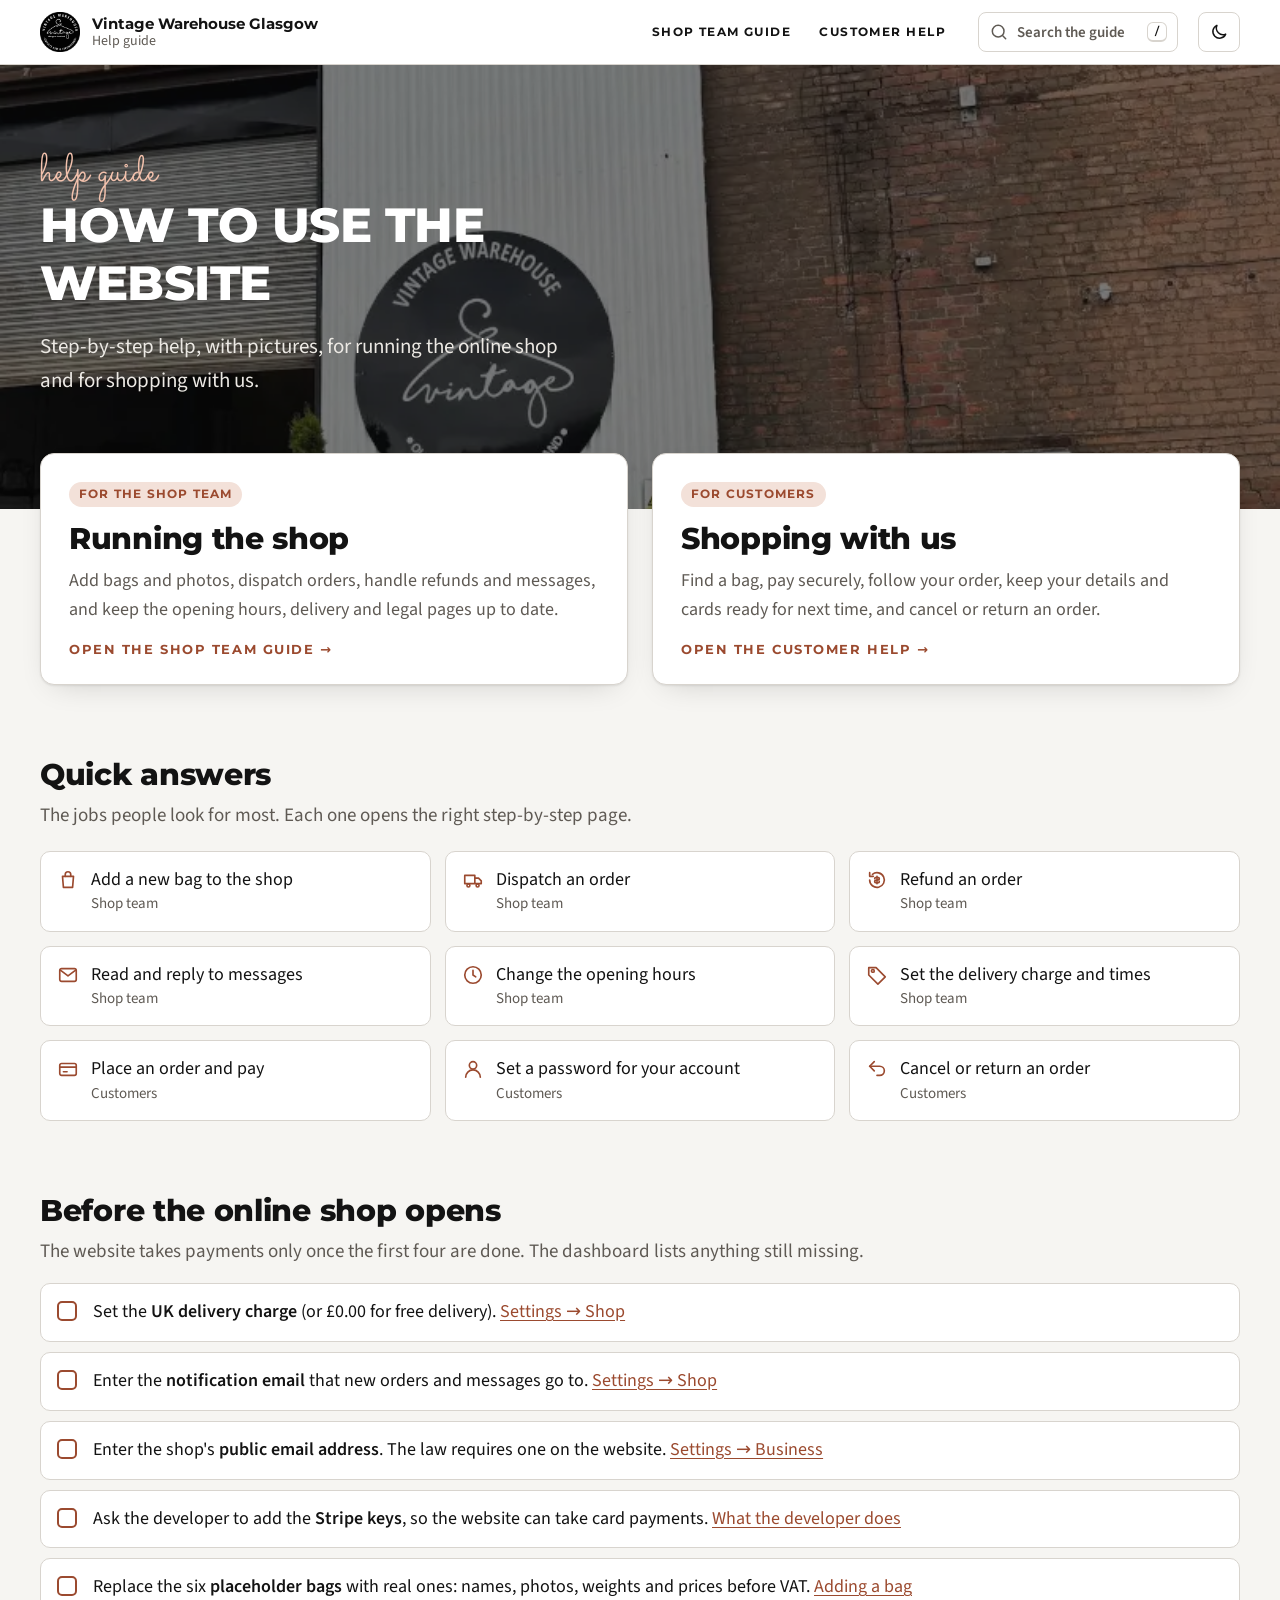
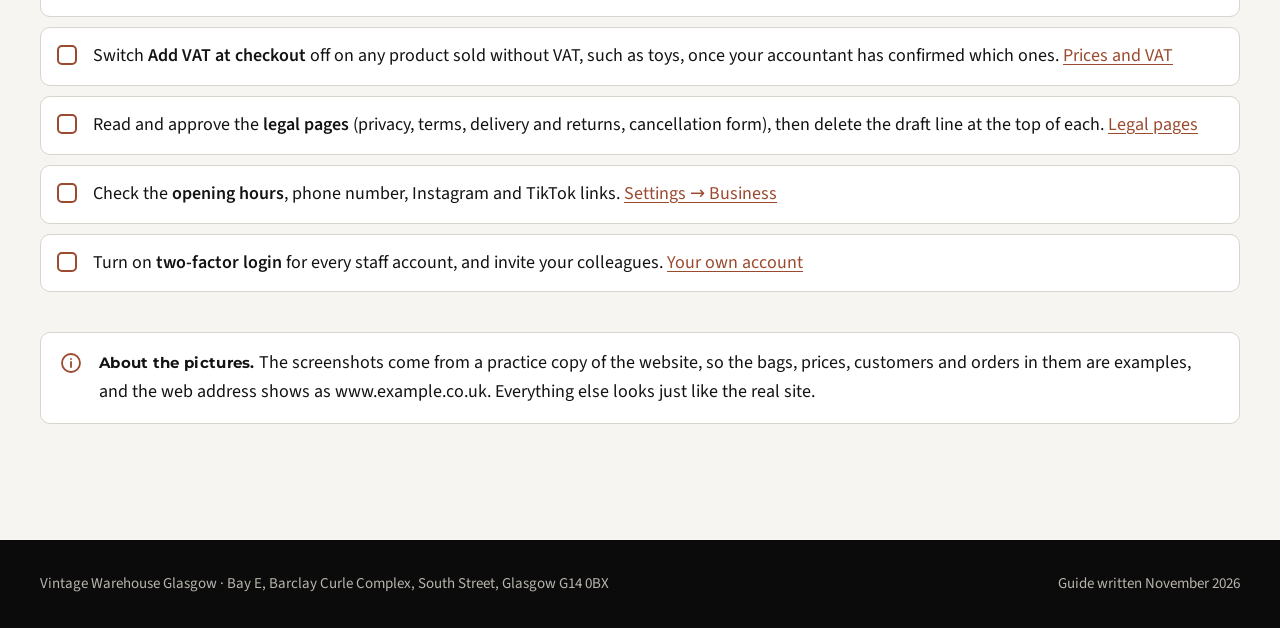
<file: index.html>
<!doctype html>
<html lang="en-GB">
<head>
<meta charset="utf-8">
<meta name="viewport" content="width=device-width, initial-scale=1">
<title>Help guide | Vintage Warehouse Glasgow</title>
<meta name="description" content="How to run the Vintage Warehouse Glasgow online shop, and how customers order, pay and manage their account.">
<meta name="robots" content="noindex">
<meta name="color-scheme" content="light dark">
<link rel="icon" href="assets/icon-192.png" type="image/png">
<link rel="apple-touch-icon" href="assets/icon-180.png">
<script>try { const theme = localStorage.getItem('vwg-guide-theme'); if (theme) document.documentElement.dataset.theme = theme; } catch (error) {}</script>
<link rel="stylesheet" href="assets/guide.css">
<script src="assets/guide.js" defer></script>
</head>
<body>
<a class="skip" href="#main">Skip to content</a>

<header class="site-header">
  <div class="site-header-inner">
    <a class="brand" href="index.html">
      <img class="brand-logo-light" src="assets/logo-black.png" alt="" width="40" height="40">
      <img class="brand-logo-dark" src="assets/logo-white.png" alt="" width="40" height="40">
      <span class="brand-name">Vintage Warehouse Glasgow <small>Help guide</small></span>
    </a>
    <nav class="top-nav" aria-label="Guides">
      <a href="admin.html">Shop team guide</a>
      <a href="customers.html">Customer help</a>
    </nav>
    <button class="icon-btn search-btn" type="button" data-search-open>
      <svg viewBox="0 0 24 24" fill="none" stroke="currentColor" stroke-width="1.8" stroke-linecap="round" aria-hidden="true"><circle cx="11" cy="11" r="7"/><path d="m20 20-3.5-3.5"/></svg>
      <span class="label">Search the guide</span><kbd>/</kbd>
    </button>
    <button class="icon-btn" type="button" data-theme-toggle aria-pressed="false" aria-label="Switch to dark mode">
      <svg class="i-moon" viewBox="0 0 24 24" fill="none" stroke="currentColor" stroke-width="1.8" stroke-linecap="round" stroke-linejoin="round" aria-hidden="true"><path d="M20 14.5A8 8 0 0 1 9.5 4a8 8 0 1 0 10.5 10.5z"/></svg>
      <svg class="i-sun" viewBox="0 0 24 24" fill="none" stroke="currentColor" stroke-width="1.8" stroke-linecap="round" aria-hidden="true"><circle cx="12" cy="12" r="4"/><path d="M12 2v2M12 20v2M4.9 4.9l1.4 1.4M17.7 17.7l1.4 1.4M2 12h2M20 12h2M4.9 19.1l1.4-1.4M17.7 6.3l1.4-1.4"/></svg>
    </button>
  </div>
</header>

<main id="main">
  <div class="hero">
    <img src="assets/warehouse-exterior-1600w.webp" alt="" width="1350" height="1800">
    <div class="wrap">
      <span class="script">help guide</span>
      <h1>How to use the website</h1>
      <p>Step-by-step help, with pictures, for running the online shop and for shopping with us.</p>
    </div>
  </div>

  <div class="wrap" style="padding-bottom: 96px">
    <div class="choices">
      <a class="choice" href="admin.html">
        <span class="badge">For the shop team</span>
        <h2>Running the shop</h2>
        <p>Add bags and photos, dispatch orders, handle refunds and messages, and keep the opening hours, delivery and legal pages up to date.</p>
        <span class="go">Open the shop team guide →</span>
      </a>
      <a class="choice" href="customers.html">
        <span class="badge">For customers</span>
        <h2>Shopping with us</h2>
        <p>Find a bag, pay securely, follow your order, keep your details and cards ready for next time, and cancel or return an order.</p>
        <span class="go">Open the customer help →</span>
      </a>
    </div>

    <h2 class="section-title">Quick answers</h2>
    <p class="summary">The jobs people look for most. Each one opens the right step-by-step page.</p>
    <div class="tasks">
      <a class="task" href="admin.html#add-a-bag"><svg viewBox="0 0 24 24" fill="none" stroke="currentColor" stroke-width="1.8" stroke-linecap="round" stroke-linejoin="round" aria-hidden="true"><path d="M6 8h12l-1 12H7L6 8z"/><path d="M9 8V6a3 3 0 0 1 6 0v2"/></svg><span>Add a new bag to the shop<small>Shop team</small></span></a>
      <a class="task" href="admin.html#dispatch"><svg viewBox="0 0 24 24" fill="none" stroke="currentColor" stroke-width="1.8" stroke-linecap="round" stroke-linejoin="round" aria-hidden="true"><path d="M3 7h11v9H3zM14 10h4l3 3v3h-7"/><circle cx="7" cy="18" r="1.6"/><circle cx="17" cy="18" r="1.6"/></svg><span>Dispatch an order<small>Shop team</small></span></a>
      <a class="task" href="admin.html#refunds"><svg viewBox="0 0 24 24" fill="none" stroke="currentColor" stroke-width="1.8" stroke-linecap="round" stroke-linejoin="round" aria-hidden="true"><path d="M4 12a8 8 0 1 0 3-6.2"/><path d="M4 4v4h4"/><path d="M12 8v8M9.5 10.5c0-1 1-1.5 2.5-1.5s2.5.6 2.5 1.6-1 1.4-2.5 1.4-2.5.5-2.5 1.5 1 1.5 2.5 1.5 2.5-.5 2.5-1.5"/></svg><span>Refund an order<small>Shop team</small></span></a>
      <a class="task" href="admin.html#messages"><svg viewBox="0 0 24 24" fill="none" stroke="currentColor" stroke-width="1.8" stroke-linecap="round" stroke-linejoin="round" aria-hidden="true"><rect x="3" y="5" width="18" height="14" rx="2"/><path d="m4 7 8 6 8-6"/></svg><span>Read and reply to messages<small>Shop team</small></span></a>
      <a class="task" href="admin.html#opening-hours"><svg viewBox="0 0 24 24" fill="none" stroke="currentColor" stroke-width="1.8" stroke-linecap="round" stroke-linejoin="round" aria-hidden="true"><circle cx="12" cy="12" r="9"/><path d="M12 7v5l3 2"/></svg><span>Change the opening hours<small>Shop team</small></span></a>
      <a class="task" href="admin.html#delivery"><svg viewBox="0 0 24 24" fill="none" stroke="currentColor" stroke-width="1.8" stroke-linecap="round" stroke-linejoin="round" aria-hidden="true"><path d="M3 12V4h8l10 10-8 8L3 12z"/><circle cx="7.5" cy="7.5" r="1.5"/></svg><span>Set the delivery charge and times<small>Shop team</small></span></a>
      <a class="task" href="customers.html#order"><svg viewBox="0 0 24 24" fill="none" stroke="currentColor" stroke-width="1.8" stroke-linecap="round" stroke-linejoin="round" aria-hidden="true"><rect x="3" y="6" width="18" height="13" rx="2"/><path d="M3 10h18M7 15h4"/></svg><span>Place an order and pay<small>Customers</small></span></a>
      <a class="task" href="customers.html#account"><svg viewBox="0 0 24 24" fill="none" stroke="currentColor" stroke-width="1.8" stroke-linecap="round" stroke-linejoin="round" aria-hidden="true"><circle cx="12" cy="8" r="4"/><path d="M4 21a8 8 0 0 1 16 0"/></svg><span>Set a password for your account<small>Customers</small></span></a>
      <a class="task" href="customers.html#returns"><svg viewBox="0 0 24 24" fill="none" stroke="currentColor" stroke-width="1.8" stroke-linecap="round" stroke-linejoin="round" aria-hidden="true"><path d="M9 14 4 9l5-5"/><path d="M4 9h11a5 5 0 0 1 0 10h-3"/></svg><span>Cancel or return an order<small>Customers</small></span></a>
    </div>

    <h2 class="section-title" id="launch">Before the online shop opens</h2>
    <p class="summary">The website takes payments only once the first four are done. The dashboard lists anything still missing.</p>
    <ul class="checklist">
      <li><span>Set the <strong>UK delivery charge</strong> (or £0.00 for free delivery). <a href="admin.html#delivery">Settings → Shop</a></span></li>
      <li><span>Enter the <strong>notification email</strong> that new orders and messages go to. <a href="admin.html#delivery">Settings → Shop</a></span></li>
      <li><span>Enter the shop's <strong>public email address</strong>. The law requires one on the website. <a href="admin.html#business">Settings → Business</a></span></li>
      <li><span>Ask the developer to add the <strong>Stripe keys</strong>, so the website can take card payments. <a href="admin.html#outside">What the developer does</a></span></li>
      <li><span>Replace the six <strong>placeholder bags</strong> with real ones: names, photos, weights and prices before VAT. <a href="admin.html#add-a-bag">Adding a bag</a></span></li>
      <li><span>Switch <strong>Add VAT at checkout</strong> off on any product sold without VAT, such as toys, once your accountant has confirmed which ones. <a href="admin.html#vat">Prices and VAT</a></span></li>
      <li><span>Read and approve the <strong>legal pages</strong> (privacy, terms, delivery and returns, cancellation form), then delete the draft line at the top of each. <a href="admin.html#legal-pages">Legal pages</a></span></li>
      <li><span>Check the <strong>opening hours</strong>, phone number, Instagram and TikTok links. <a href="admin.html#business">Settings → Business</a></span></li>
      <li><span>Turn on <strong>two-factor login</strong> for every staff account, and invite your colleagues. <a href="admin.html#your-account">Your own account</a></span></li>
    </ul>

    <div class="note info" style="margin-top: 40px">
      <svg viewBox="0 0 24 24" fill="none" stroke="currentColor" stroke-width="1.8" stroke-linecap="round" aria-hidden="true"><circle cx="12" cy="12" r="9"/><path d="M12 11v5M12 8h.01"/></svg>
      <div><p><strong>About the pictures.</strong> The screenshots come from a practice copy of the website, so the bags, prices, customers and orders in them are examples, and the web address shows as www.example.co.uk. Everything else looks just like the real site.</p></div>
    </div>
  </div>
</main>

<footer class="site-footer">
  <div class="wrap">
    <span>Vintage Warehouse Glasgow · Bay E, Barclay Curle Complex, South Street, Glasgow G14&nbsp;0BX</span>
    <span>Guide written November 2026</span>
  </div>
</footer>

<dialog class="search" id="search" aria-label="Search the guide">
  <div class="search-field">
    <svg viewBox="0 0 24 24" fill="none" stroke="currentColor" stroke-width="1.8" stroke-linecap="round" aria-hidden="true"><circle cx="11" cy="11" r="7"/><path d="m20 20-3.5-3.5"/></svg>
    <input type="search" placeholder="Search both guides" aria-label="Search both guides" autocomplete="off">
    <form method="dialog"><button class="icon-btn" type="submit" aria-label="Close search">Esc</button></form>
  </div>
  <ul class="search-results"></ul>
</dialog>
</body>
</html>
</file>
<file: assets/guide.css>
/* Vintage Warehouse Glasgow help guide: the shop's own colours and type (the design system's tokens), a sticky
   contents list on wide screens, numbered steps, notes and screenshots that open full size. */

@font-face { font-family: "Montserrat"; src: url("fonts/Montserrat-600-800.woff2") format("woff2"); font-weight: 600 800; font-display: swap; }
@font-face { font-family: "Sacramento"; src: url("fonts/Sacramento-400.woff2") format("woff2"); font-weight: 400; font-display: swap; }
@font-face { font-family: "Source Sans 3"; src: url("fonts/SourceSans3-400-600.woff2") format("woff2"); font-weight: 400 600; font-display: swap; }
@font-face { font-family: "Source Sans 3"; src: url("fonts/SourceSans3-400-italic.woff2") format("woff2"); font-weight: 400; font-style: italic; font-display: swap; }

:root {
  color-scheme: light;
  --surface: #f6f5f2;
  --surface-raised: #ffffff;
  --band: #0b0b0b;
  --on-band: #f6f5f2;
  --on-band-muted: #b9b4ad;
  --line: #d8d4ce;
  --line-soft: #e8e5e0;
  --ink: #131313;
  --ink-muted: #5f5a54;
  --brick: #9b4a2f;
  --brick-soft: #f3e1d9;
  --ok: #2f6b3a;
  --ok-soft: #e3efe4;
  --warn: #8a5a00;
  --warn-soft: #fbf0d9;
  --shadow: 0 1px 2px #0b0b0b14, 0 10px 30px -14px #0b0b0b33;
  --radius: 10px;
  --header: 64px;
  --font-display: "Montserrat", system-ui, sans-serif;
  --font-body: "Source Sans 3", system-ui, sans-serif;
  --font-script: "Sacramento", cursive;
}

@media (prefers-color-scheme: dark) {
  :root:not([data-theme="light"]) {
    color-scheme: dark;
    --surface: #121111;
    --surface-raised: #1c1a19;
    --band: #000000;
    --line: #363230;
    --line-soft: #2a2725;
    --ink: #f3f1ec;
    --ink-muted: #b5afa7;
    --brick: #e08c6c;
    --brick-soft: #3b2219;
    --ok: #8fcf98;
    --ok-soft: #1d2b1f;
    --warn: #f0c46a;
    --warn-soft: #2e2512;
    --shadow: 0 1px 2px #00000066, 0 10px 30px -14px #000000aa;
  }
}

:root[data-theme="dark"] {
  color-scheme: dark;
  --surface: #121111;
  --surface-raised: #1c1a19;
  --band: #000000;
  --line: #363230;
  --line-soft: #2a2725;
  --ink: #f3f1ec;
  --ink-muted: #b5afa7;
  --brick: #e08c6c;
  --brick-soft: #3b2219;
  --ok: #8fcf98;
  --ok-soft: #1d2b1f;
  --warn: #f0c46a;
  --warn-soft: #2e2512;
  --shadow: 0 1px 2px #00000066, 0 10px 30px -14px #000000aa;
}

*, *::before, *::after { box-sizing: border-box; }
html { scroll-padding-top: calc(var(--header) + 16px); -webkit-text-size-adjust: 100%; }
@media (prefers-reduced-motion: no-preference) { html { scroll-behavior: smooth; } }
body { margin: 0; background: var(--surface); color: var(--ink); font: 18px/1.6 var(--font-body); }
img { max-width: 100%; height: auto; }
a { color: var(--brick); text-underline-offset: 3px; }
a:hover { text-decoration-thickness: 2px; }
:focus-visible { outline: 3px solid var(--brick); outline-offset: 2px; border-radius: 4px; }
h1, h2, h3 { font-family: var(--font-display); line-height: 1.2; letter-spacing: -0.01em; }
h1 { font-size: clamp(32px, 5vw, 48px); font-weight: 800; text-transform: uppercase; margin: 0; }
h2 { font-size: clamp(24px, 3.4vw, 30px); font-weight: 800; margin: 0 0 12px; }
h3 { font-size: 20px; font-weight: 700; margin: 32px 0 8px; }
p { margin: 0 0 16px; }
kbd, .ui { font: 600 0.85em/1 var(--font-display); letter-spacing: 0.02em; border: 1px solid var(--line); border-bottom-width: 2px; border-radius: 6px; padding: 3px 7px; background: var(--surface-raised); white-space: nowrap; color: var(--ink); }
.visually-hidden { position: absolute; width: 1px; height: 1px; overflow: hidden; clip: rect(0 0 0 0); white-space: nowrap; }
.skip { position: absolute; left: 16px; top: -48px; z-index: 100; padding: 8px 14px; background: var(--ink); color: var(--surface); border-radius: 6px; }
.skip:focus { top: 12px; }

/* Header */
.site-header { position: sticky; top: 0; z-index: 40; background: var(--surface-raised); border-bottom: 1px solid var(--line); }
.site-header-inner { display: flex; align-items: center; gap: 20px; max-width: 1240px; height: var(--header); margin: 0 auto; padding: 0 20px; }
.brand { display: flex; align-items: center; gap: 12px; color: var(--ink); text-decoration: none; }
.brand img { width: 40px; height: 40px; }
.brand-logo-dark { display: none; }
@media (prefers-color-scheme: dark) { :root:not([data-theme="light"]) .brand-logo-light { display: none; } :root:not([data-theme="light"]) .brand-logo-dark { display: block; } }
:root[data-theme="dark"] .brand-logo-light { display: none; }
:root[data-theme="dark"] .brand-logo-dark { display: block; }
.brand-name { font: 700 15px/1.2 var(--font-display); }
.brand-name small { display: block; font: 400 14px/1.2 var(--font-body); color: var(--ink-muted); }
.top-nav { display: flex; gap: 4px; margin-left: auto; }
.top-nav a { padding: 8px 12px; border-radius: 8px; color: var(--ink); font: 700 12px/1 var(--font-display); letter-spacing: 0.12em; text-transform: uppercase; text-decoration: none; }
.top-nav a:hover { background: var(--surface); }
.top-nav a[aria-current="page"] { box-shadow: inset 0 -2px 0 var(--brick); border-radius: 0; }
.icon-btn { display: inline-flex; align-items: center; justify-content: center; gap: 8px; min-width: 40px; height: 40px; padding: 0 10px; border: 1px solid var(--line); border-radius: 8px; background: var(--surface-raised); color: var(--ink); font: 600 15px var(--font-body); cursor: pointer; }
.icon-btn:hover { border-color: var(--ink-muted); }
.icon-btn svg { width: 20px; height: 20px; flex: none; }
.search-btn { min-width: 200px; justify-content: flex-start; color: var(--ink-muted); }
.search-btn kbd { margin-left: auto; font-size: 11px; }
@media (max-width: 899.98px) {
  :root { --header: 104px; }
  .site-header-inner { flex-wrap: wrap; height: auto; row-gap: 4px; padding-top: 10px; }
  .top-nav { order: 3; width: calc(100% + 24px); margin: 0 -12px; }
  .top-nav a { padding: 12px; font-size: 11px; }
  .brand { flex: 1 1 0; min-width: 0; }
  .brand-name { min-width: 0; overflow: hidden; text-overflow: ellipsis; white-space: nowrap; font-size: 14px; }
  .search-btn { min-width: 0; margin-left: auto; }
  .search-btn .label, .search-btn kbd { display: none; }
  .brand-name small { display: none; }
}

/* Page layout */
.wrap { max-width: 1240px; margin: 0 auto; padding: 0 20px; }
.guide { display: grid; grid-template-columns: 260px minmax(0, 1fr); gap: 56px; padding-top: 32px; padding-bottom: 96px; }
@media (max-width: 899.98px) { .guide { grid-template-columns: minmax(0, 1fr); gap: 0; padding-top: 16px; } }
.toc { position: sticky; top: calc(var(--header) + 24px); align-self: start; max-height: calc(100vh - var(--header) - 48px); overflow-y: auto; padding-right: 8px; }
.toc-title { margin: 0 0 8px; font: 700 12px/1 var(--font-display); letter-spacing: 0.14em; text-transform: uppercase; color: var(--ink-muted); }
.toc ol { list-style: none; margin: 0; padding: 0; }
.toc li a { display: block; padding: 6px 12px; border-left: 2px solid var(--line); color: var(--ink-muted); font-size: 16px; line-height: 1.35; text-decoration: none; }
.toc li a:hover { color: var(--ink); border-left-color: var(--ink-muted); }
.toc li a[aria-current="true"] { color: var(--ink); font-weight: 600; border-left-color: var(--brick); background: linear-gradient(90deg, var(--brick-soft), transparent); }
.toc-group { margin: 18px 0 6px; font: 700 11px/1 var(--font-display); letter-spacing: 0.14em; text-transform: uppercase; color: var(--ink-muted); }
.toc-mobile { display: none; }
@media (max-width: 899.98px) {
  .toc { display: none; }
  .toc-mobile { display: block; margin-bottom: 24px; border: 1px solid var(--line); border-radius: var(--radius); background: var(--surface-raised); }
  .toc-mobile summary { padding: 14px 16px; font: 700 13px/1 var(--font-display); letter-spacing: 0.1em; text-transform: uppercase; cursor: pointer; }
  .toc-mobile ol { margin: 0; padding: 0 16px 16px 36px; columns: 1; }
  .toc-mobile li { padding: 4px 0; }
}

/* Article */
.article { min-width: 0; max-width: 820px; }
.page-head { margin-bottom: 40px; }
.script { display: block; margin-bottom: 4px; font: 40px/1 var(--font-script); color: var(--brick); }
.lead { font-size: 21px; color: var(--ink-muted); max-width: 46ch; margin: 16px 0 0; }
.rule { width: 48px; height: 6px; margin: 18px 0 0; border-top: 3px solid var(--ink); border-bottom: 1px solid var(--ink); }
section.topic { padding: 40px 0 8px; border-top: 1px solid var(--line); }
section.topic:first-of-type { border-top: 0; padding-top: 0; }
.topic-head { display: flex; align-items: baseline; gap: 12px; }
.topic-head .num { flex: none; display: inline-flex; align-items: center; justify-content: center; width: 34px; height: 34px; border-radius: 50%; background: var(--ink); color: var(--surface); font: 800 15px/1 var(--font-display); transform: translateY(-3px); }
.anchor { margin-left: auto; opacity: 0; color: var(--ink-muted); font-size: 15px; text-decoration: none; transition: opacity .15s; }
.topic-head:hover .anchor, .anchor:focus-visible { opacity: 1; }
.summary { font-size: 19px; color: var(--ink-muted); }

/* Steps */
ol.steps { counter-reset: step; list-style: none; margin: 16px 0 24px; padding: 0; }
ol.steps > li { counter-increment: step; position: relative; padding: 2px 0 14px 48px; }
ol.steps > li::before { content: counter(step); position: absolute; left: 0; top: 0; width: 30px; height: 30px; border: 2px solid var(--brick); border-radius: 50%; color: var(--brick); font: 800 14px/26px var(--font-display); text-align: center; }
ol.steps > li:not(:last-child)::after { content: ""; position: absolute; left: 14px; top: 34px; bottom: 2px; width: 2px; background: var(--line); }
ul.list { margin: 8px 0 20px; padding-left: 22px; }
ul.list li { margin: 6px 0; }
ul.list li::marker { color: var(--brick); }

/* Notes */
.note { display: grid; grid-template-columns: 28px 1fr; gap: 12px; margin: 20px 0; padding: 16px 18px; border-radius: var(--radius); border: 1px solid var(--line); background: var(--surface-raised); }
.note svg { width: 24px; height: 24px; margin-top: 2px; }
.note p:last-child, .note ul:last-child { margin-bottom: 0; }
.note strong:first-child { font-family: var(--font-display); font-size: 15px; letter-spacing: 0.02em; }
.note.tip { border-color: color-mix(in srgb, var(--ok) 35%, var(--line)); background: var(--ok-soft); }
.note.tip svg { color: var(--ok); }
.note.important { border-color: color-mix(in srgb, var(--warn) 40%, var(--line)); background: var(--warn-soft); }
.note.important svg { color: var(--warn); }
.note.info svg { color: var(--brick); }

/* Screenshots */
figure.shot { margin: 24px 0 32px; }
figure.shot button { display: block; width: 100%; padding: 0; border: 1px solid var(--line); border-radius: var(--radius); background: var(--surface-raised); box-shadow: var(--shadow); overflow: hidden; cursor: zoom-in; }
figure.shot img { display: block; width: 100%; }
figure.shot.narrow { max-width: 380px; }
figure.shot.medium { max-width: 600px; }
figure.shot figcaption { margin-top: 10px; font-size: 16px; color: var(--ink-muted); }
.pair { display: grid; grid-template-columns: 1fr 1fr; gap: 20px; align-items: start; }
@media (max-width: 640px) { .pair { grid-template-columns: 1fr; } }
dialog.zoom { max-width: min(1400px, 96vw); max-height: 94vh; padding: 0; border: 0; border-radius: var(--radius); background: var(--surface-raised); box-shadow: 0 30px 80px #000a; }
dialog.zoom::backdrop { background: #0b0b0bcc; }
dialog.zoom img { display: block; max-width: 100%; max-height: calc(94vh - 56px); margin: 0 auto; }
dialog.zoom .zoom-bar { display: flex; align-items: center; gap: 12px; padding: 8px 12px; border-top: 1px solid var(--line); font-size: 15px; color: var(--ink-muted); }
dialog.zoom .zoom-bar button { margin-left: auto; }

/* Tables */
.table-wrap { overflow-x: auto; margin: 16px 0 24px; border: 1px solid var(--line); border-radius: var(--radius); background: var(--surface-raised); }
table { width: 100%; border-collapse: collapse; font-size: 16px; }
th, td { padding: 12px 14px; text-align: left; vertical-align: top; border-bottom: 1px solid var(--line-soft); }
th { font: 700 12px/1.3 var(--font-display); letter-spacing: 0.1em; text-transform: uppercase; color: var(--ink-muted); }
tr:last-child td { border-bottom: 0; }
td .ok { color: var(--ok); font-weight: 600; }
.status { display: inline-block; padding: 2px 10px; border-radius: 999px; font: 600 14px/1.5 var(--font-body); white-space: nowrap; background: var(--line-soft); color: var(--ink); }
.status.green { background: var(--ok-soft); color: var(--ok); }
.status.brick { background: var(--brick-soft); color: var(--brick); }
.status.amber { background: var(--warn-soft); color: var(--warn); }

/* FAQ */
details.faq { margin: 0 0 10px; border: 1px solid var(--line); border-radius: var(--radius); background: var(--surface-raised); }
details.faq summary { display: flex; align-items: center; gap: 12px; padding: 14px 18px; font-weight: 600; cursor: pointer; list-style: none; }
details.faq summary::-webkit-details-marker { display: none; }
details.faq summary::after { content: "+"; margin-left: auto; font: 700 22px/1 var(--font-display); color: var(--brick); }
details.faq[open] summary::after { content: "–"; }
details.faq > div { padding: 0 18px 4px; }

/* Landing page */
.hero { position: relative; color: #fff; background: #0b0b0b; overflow: hidden; }
.hero img { position: absolute; inset: 0; width: 100%; height: 100%; object-fit: cover; opacity: 0.45; }
.hero .wrap { position: relative; padding-top: 88px; padding-bottom: 96px; }
.hero .script { color: #f3c2ad; }
.hero h1 { max-width: 16ch; }
.hero p { max-width: 52ch; margin-top: 18px; font-size: 21px; color: #ece9e4; }
.choices { display: grid; grid-template-columns: 1fr 1fr; gap: 24px; margin-top: -56px; position: relative; }
@media (max-width: 760px) { .choices { grid-template-columns: 1fr; } }
.choice { display: flex; flex-direction: column; gap: 10px; padding: 28px; border: 1px solid var(--line); border-radius: 14px; background: var(--surface-raised); box-shadow: var(--shadow); color: var(--ink); text-decoration: none; transition: transform .15s, box-shadow .15s; }
.choice:hover { transform: translateY(-2px); box-shadow: 0 2px 4px #0b0b0b14, 0 20px 40px -18px #0b0b0b55; }
.choice .badge { align-self: flex-start; padding: 4px 10px; border-radius: 999px; background: var(--brick-soft); color: var(--brick); font: 700 12px/1.4 var(--font-display); letter-spacing: 0.1em; text-transform: uppercase; }
.choice h2 { margin: 4px 0 0; }
.choice p { margin: 0; color: var(--ink-muted); }
.choice .go { margin-top: auto; padding-top: 8px; font: 700 13px/1 var(--font-display); letter-spacing: 0.12em; text-transform: uppercase; color: var(--brick); }
.section-title { margin: 72px 0 8px; }
.tasks { display: grid; grid-template-columns: repeat(3, 1fr); gap: 14px; margin-top: 20px; }
@media (max-width: 900px) { .tasks { grid-template-columns: 1fr 1fr; } }
@media (max-width: 560px) { .tasks { grid-template-columns: 1fr; } }
.task { display: flex; gap: 12px; align-items: flex-start; padding: 16px; border: 1px solid var(--line); border-radius: var(--radius); background: var(--surface-raised); color: var(--ink); text-decoration: none; line-height: 1.35; }
.task:hover { border-color: var(--brick); }
.task svg { flex: none; width: 22px; height: 22px; color: var(--brick); margin-top: 1px; }
.task small { display: block; margin-top: 2px; color: var(--ink-muted); font-size: 15px; }
.checklist { list-style: none; padding: 0; margin: 16px 0 0; display: grid; gap: 10px; }
.checklist li { display: grid; grid-template-columns: 26px 1fr; gap: 10px; padding: 14px 16px; border: 1px solid var(--line); border-radius: var(--radius); background: var(--surface-raised); }
.checklist li::before { content: ""; width: 20px; height: 20px; margin-top: 3px; border: 2px solid var(--brick); border-radius: 5px; }

/* Search */
dialog.search { width: min(640px, 94vw); max-height: 80vh; margin-top: 10vh; padding: 0; border: 1px solid var(--line); border-radius: 14px; background: var(--surface-raised); color: var(--ink); box-shadow: 0 30px 80px #0008; }
dialog.search::backdrop { background: #0b0b0b99; }
.search-field { display: flex; align-items: center; gap: 10px; padding: 12px 16px; border-bottom: 1px solid var(--line); }
.search-field svg { width: 22px; height: 22px; color: var(--ink-muted); flex: none; }
.search-field input { flex: 1; min-width: 0; border: 0; background: transparent; color: var(--ink); font: 400 19px var(--font-body); outline: none; }
.search-results { list-style: none; margin: 0; padding: 8px; max-height: 60vh; overflow-y: auto; }
.search-results a { display: block; padding: 10px 12px; border-radius: 8px; color: var(--ink); text-decoration: none; }
.search-results a:hover, .search-results a[aria-selected="true"] { background: var(--brick-soft); }
.search-results .where { font: 700 11px/1.4 var(--font-display); letter-spacing: 0.1em; text-transform: uppercase; color: var(--brick); }
.search-results .title { display: block; font-weight: 600; }
.search-results .snip { display: block; color: var(--ink-muted); font-size: 15px; line-height: 1.4; }
.search-results mark { background: none; color: var(--brick); font-weight: 600; }
.search-empty { padding: 20px 16px; color: var(--ink-muted); }

/* Footer */
.site-footer { background: var(--band); color: var(--on-band); }
.site-footer .wrap { display: flex; flex-wrap: wrap; gap: 8px 32px; justify-content: space-between; padding-top: 32px; padding-bottom: 32px; font-size: 15px; color: var(--on-band-muted); }
.site-footer a { color: var(--on-band); }
.back-top { display: inline-flex; margin-top: 8px; font: 700 12px/1 var(--font-display); letter-spacing: 0.12em; text-transform: uppercase; }

@media print {
  .site-header, .toc, .toc-mobile, .site-footer, .anchor, .search-btn { display: none !important; }
  .guide { display: block; padding: 0; }
  body { background: #fff; color: #000; font-size: 12pt; }
  section.topic { break-inside: auto; }
  figure.shot { break-inside: avoid; }
  figure.shot button { box-shadow: none; }
  details.faq { break-inside: avoid; }
  details.faq > div { display: block; }
}

/* The light/dark switch shows the moon in light mode and the sun in dark mode. */
[data-theme-toggle] .i-sun, [data-theme-toggle][aria-pressed="true"] .i-moon { display: none; }
[data-theme-toggle][aria-pressed="true"] .i-sun { display: block; }
.search-field form { margin: 0; }
.search-field kbd { cursor: pointer; }
figure.shot.tall button { position: relative; max-height: 680px; }
figure.shot.tall button::after { content: "Select to see all of it"; position: absolute; inset: auto 0 0 0; padding: 48px 16px 14px; background: linear-gradient(transparent, var(--surface-raised) 70%); color: var(--brick); font: 700 12px/1 var(--font-display); letter-spacing: 0.12em; text-transform: uppercase; text-align: center; }
dialog.zoom .zoom-scroll { max-height: calc(94vh - 56px); overflow: auto; }
dialog.zoom .zoom-scroll img { max-height: none; }
</file>
